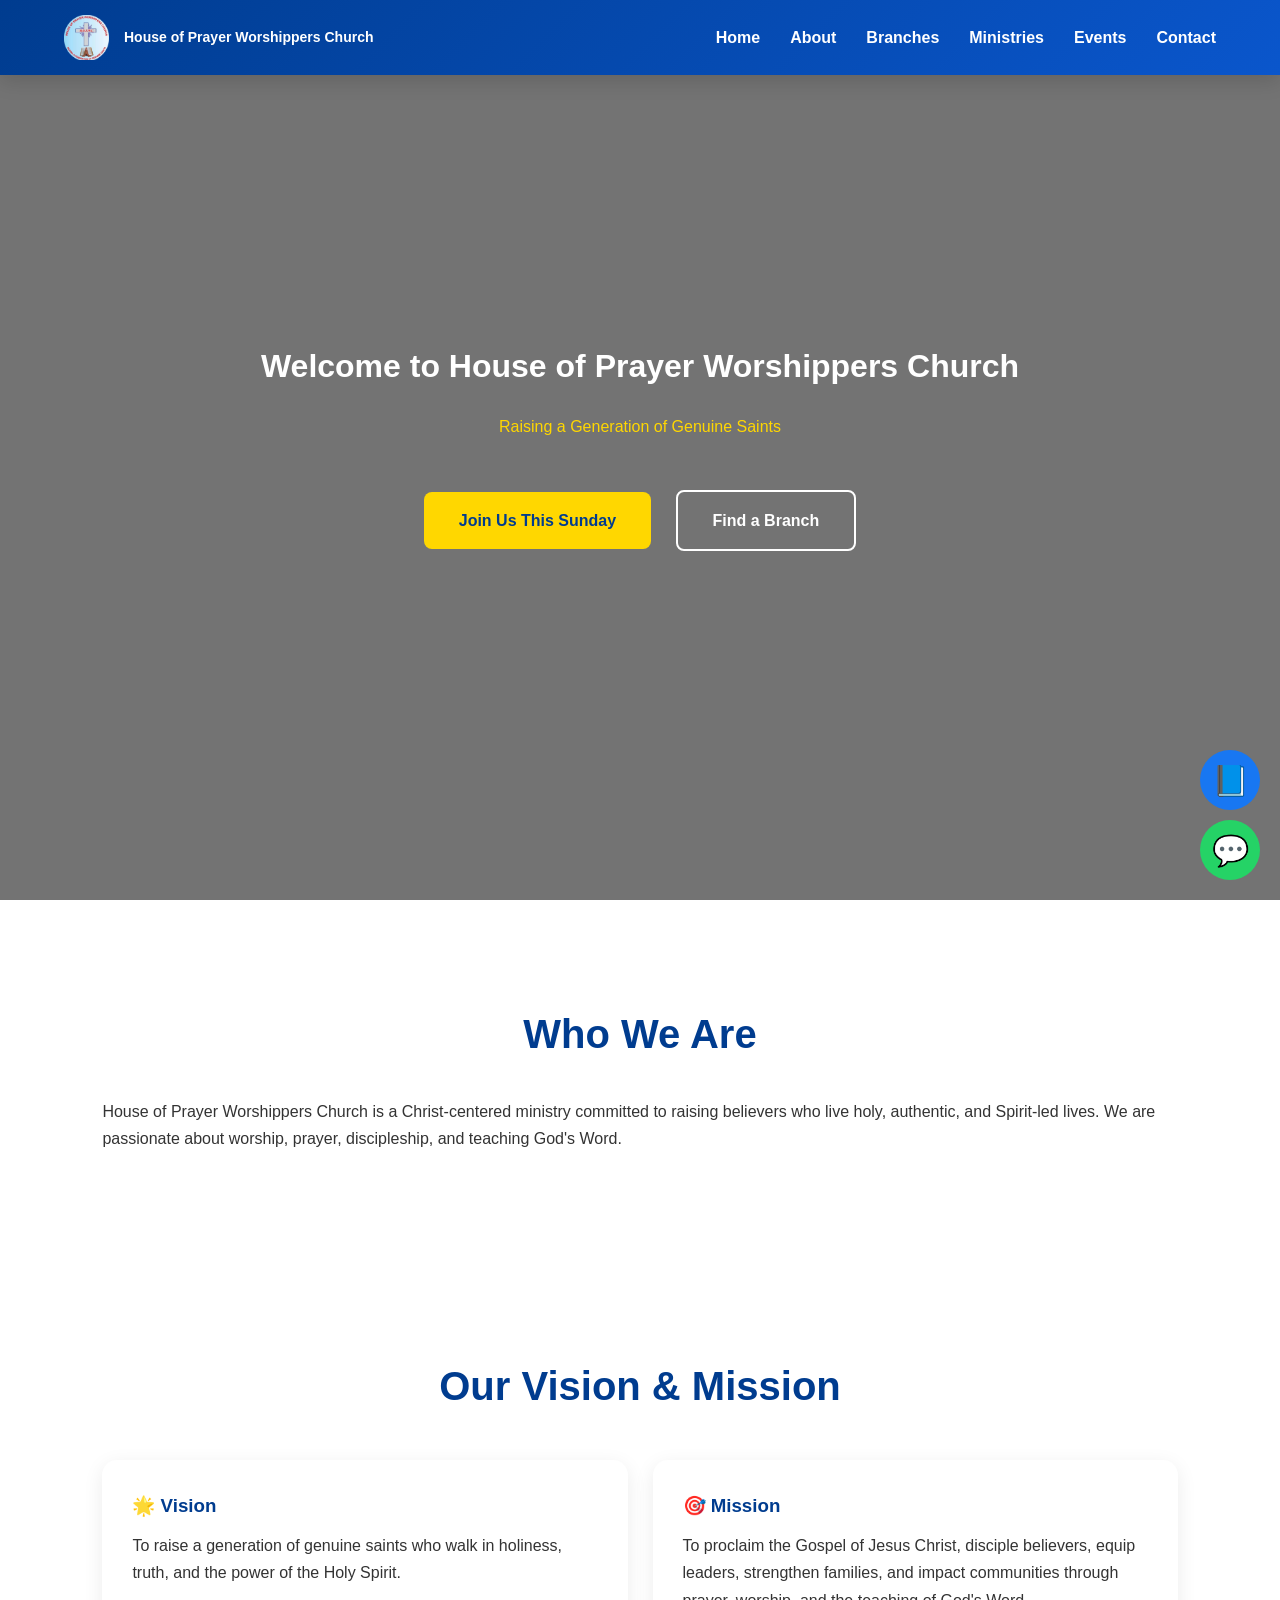
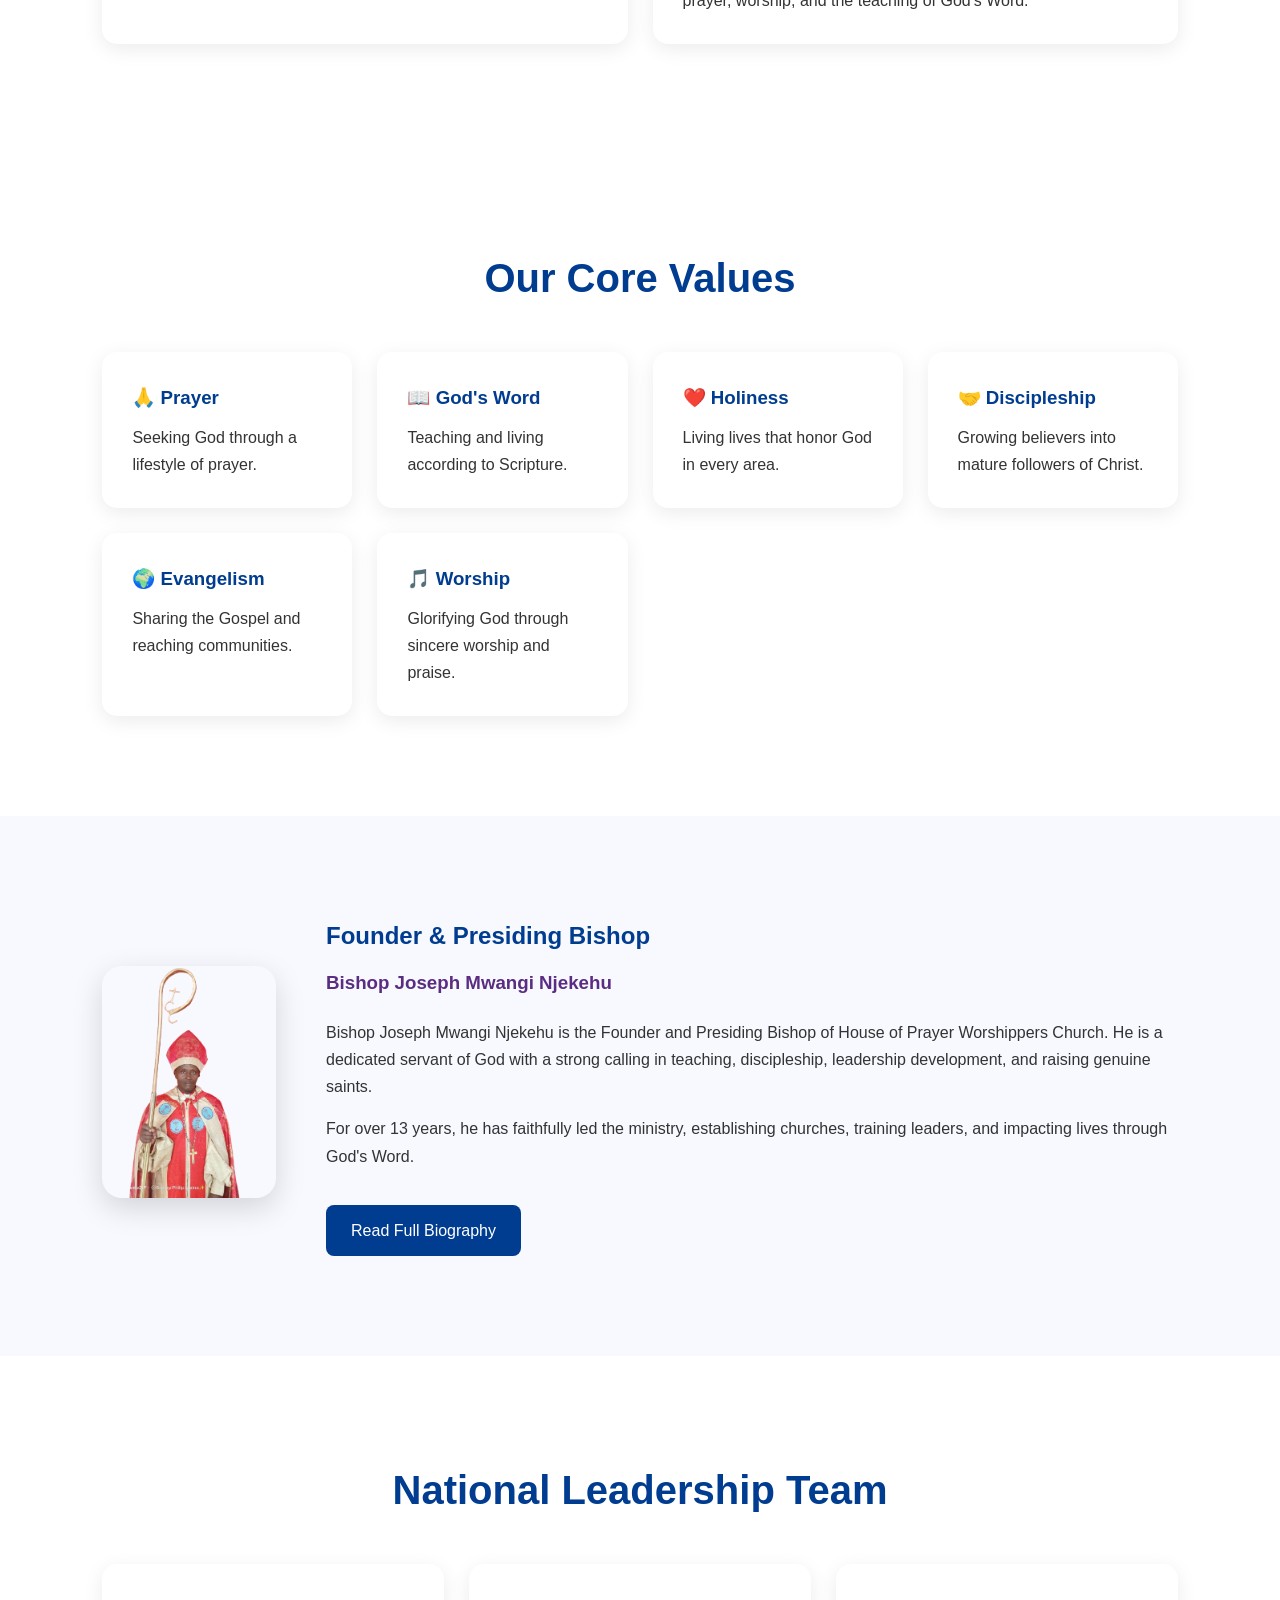
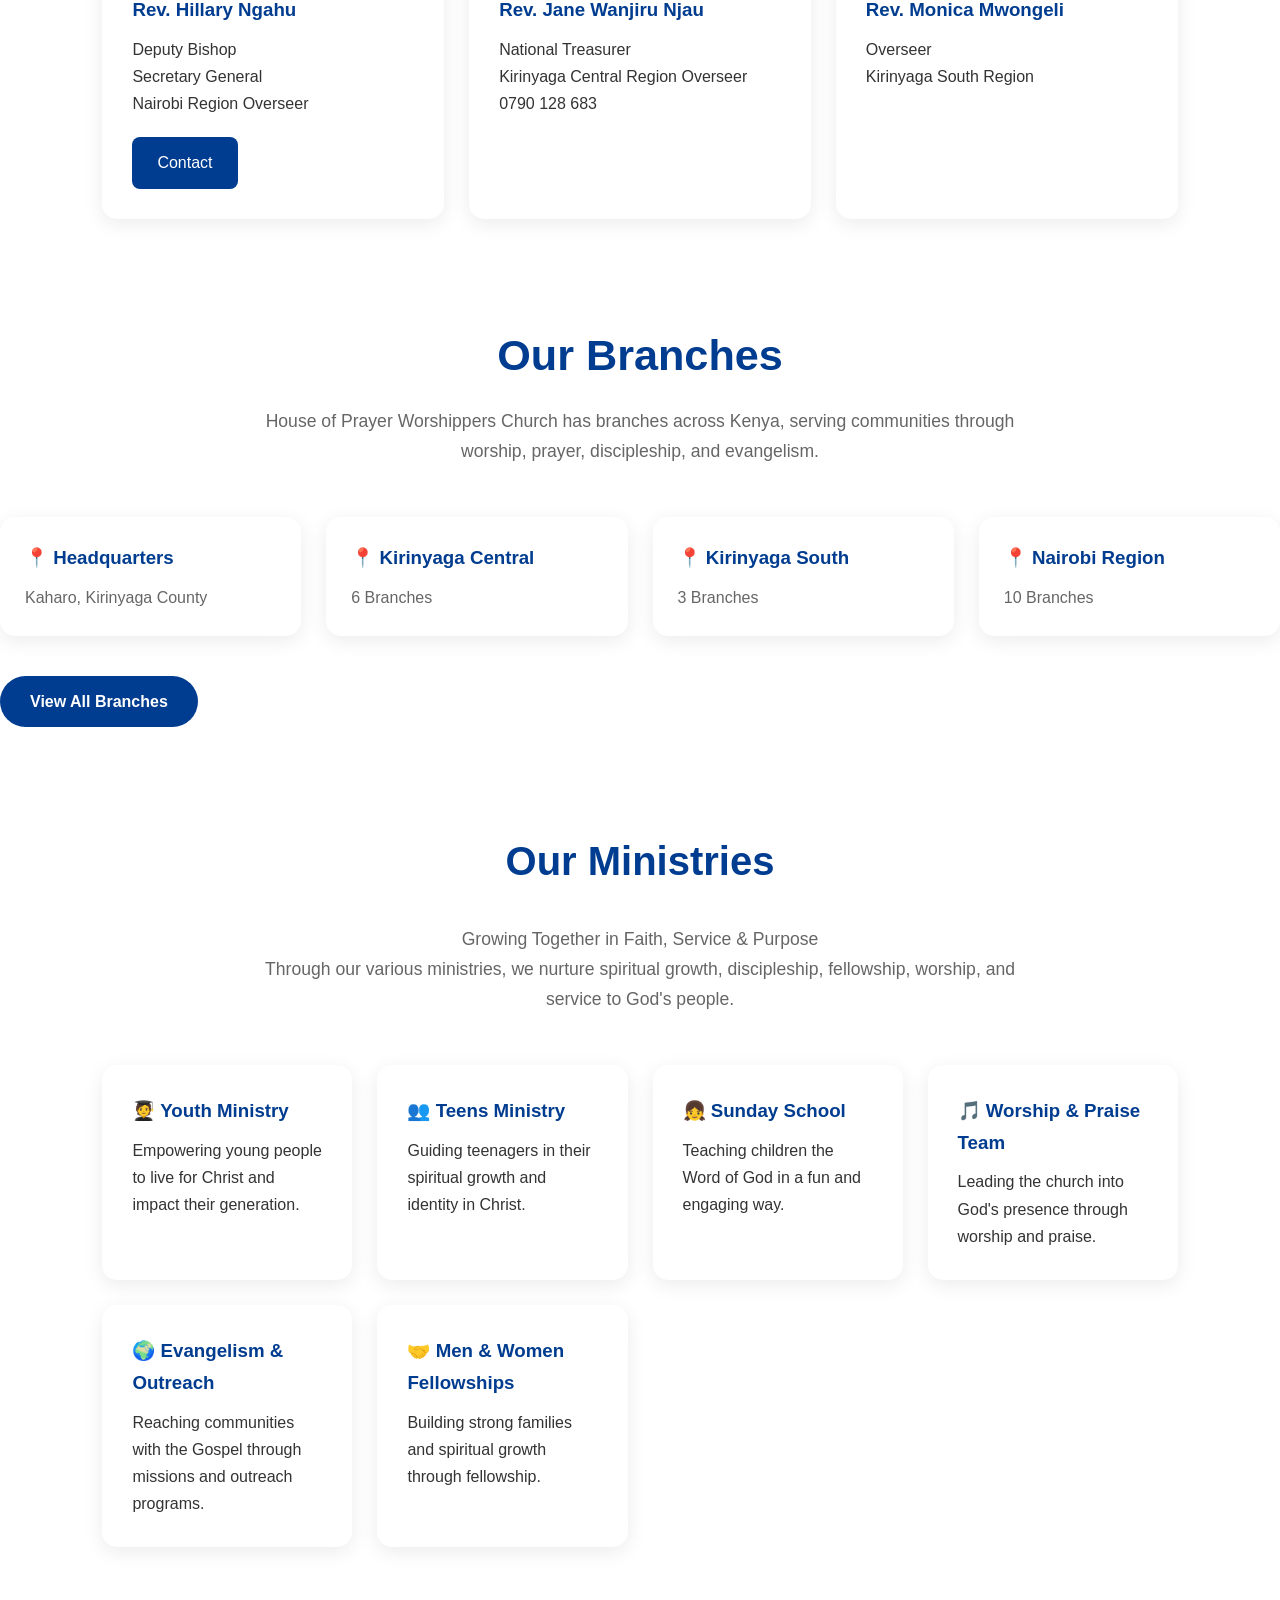
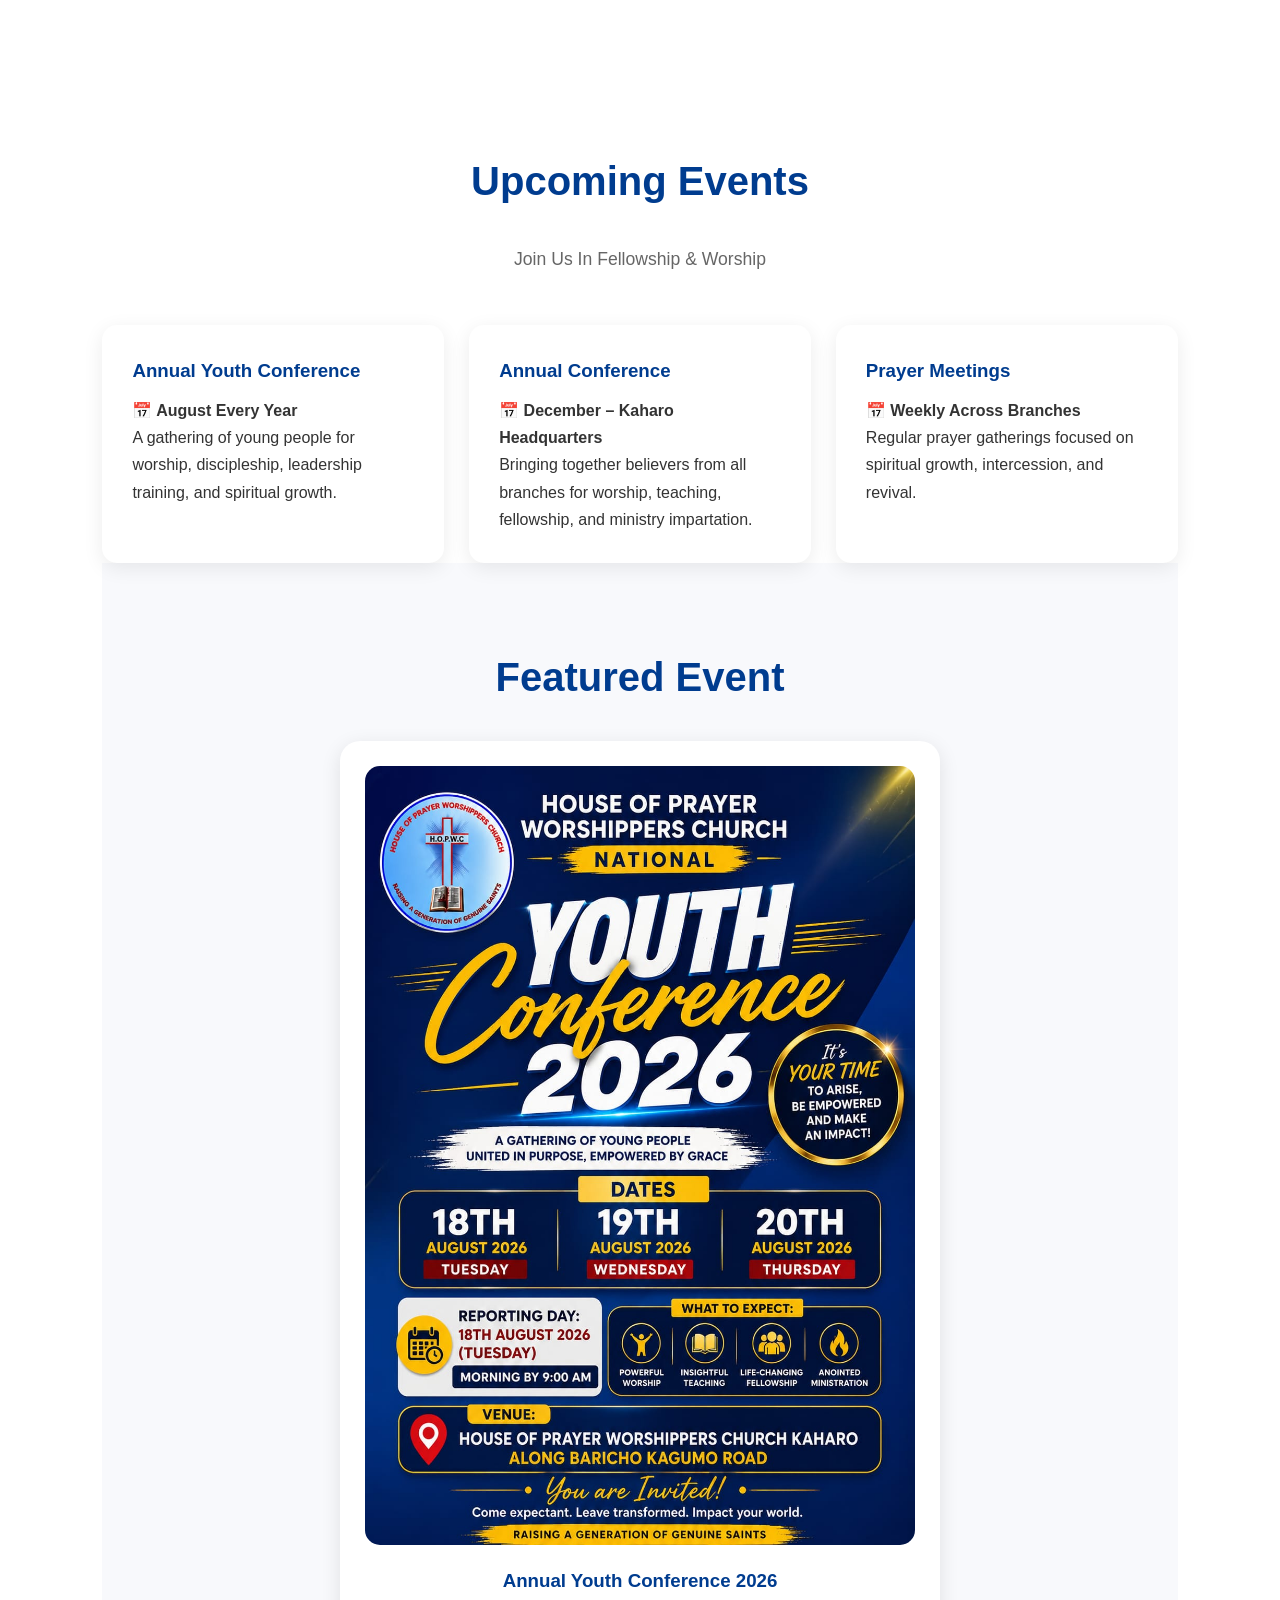
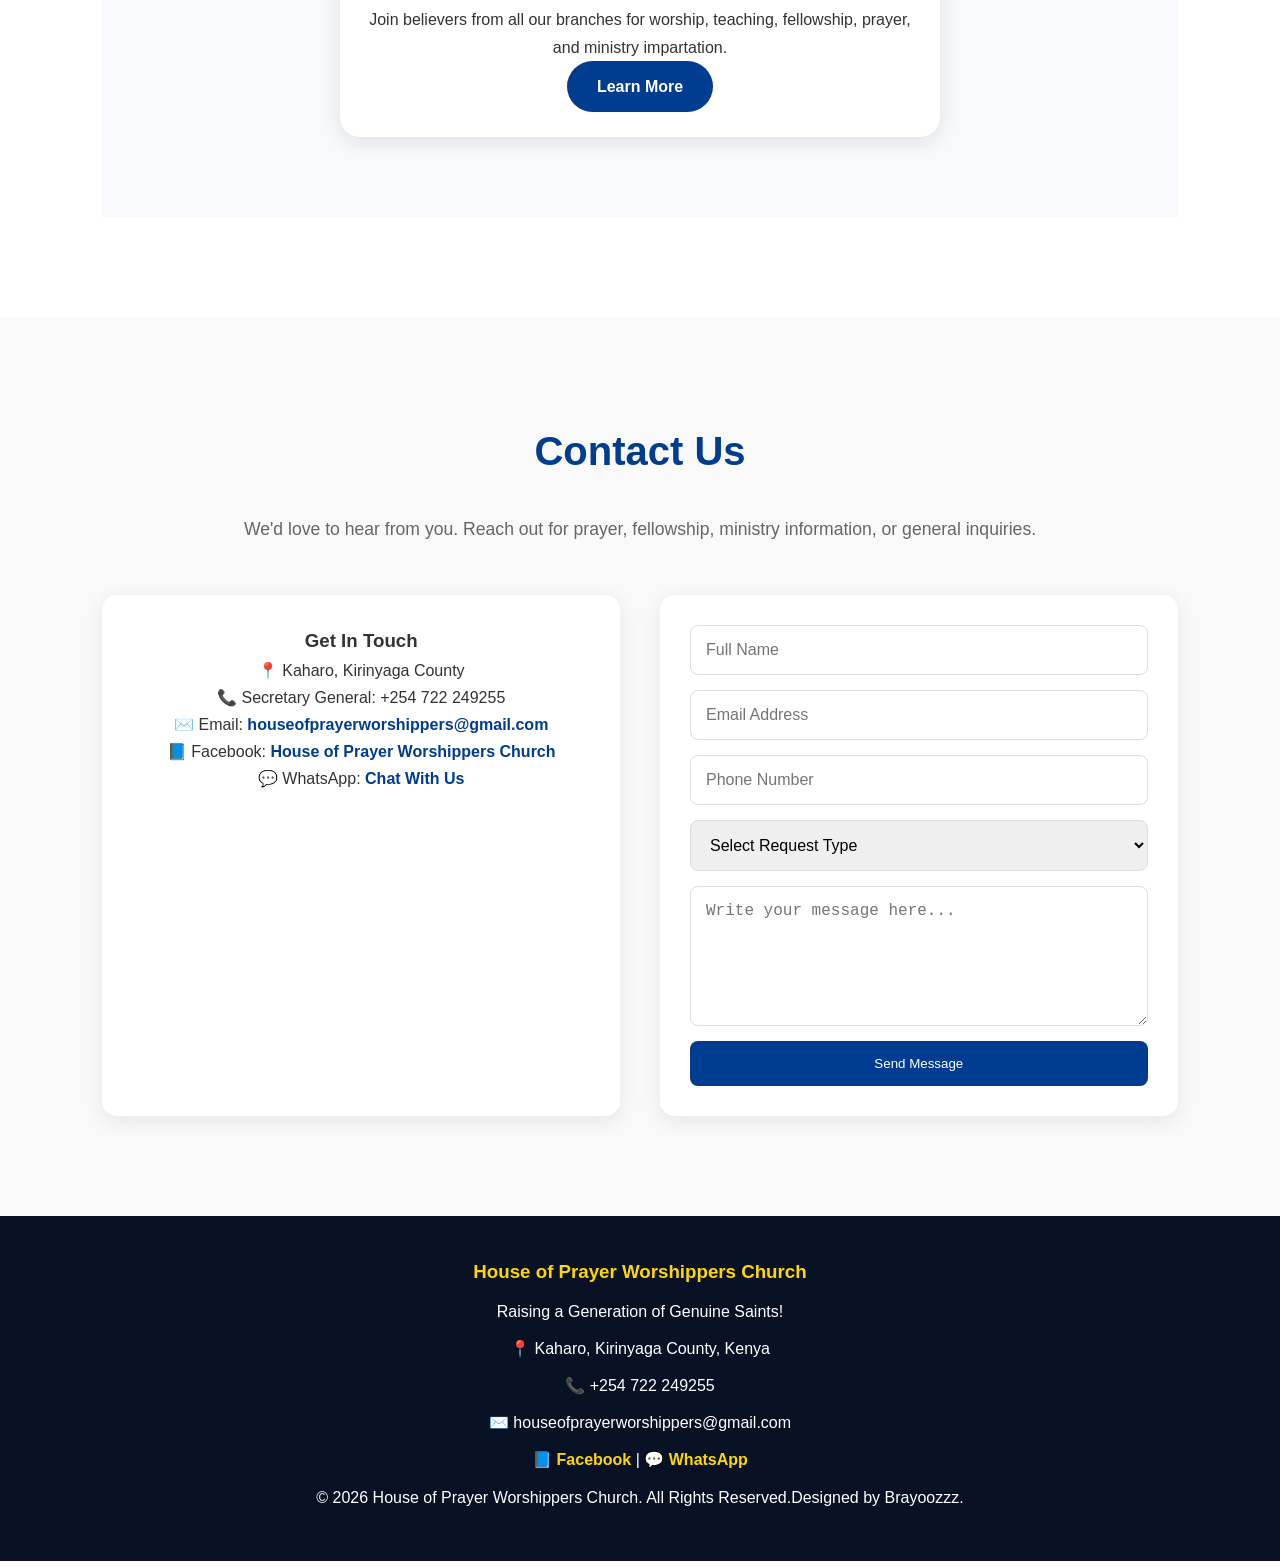
<file: index.html>
<!DOCTYPE html>
<html lang="en">
<head>
    <meta charset="UTF-8">
    <meta name="viewport" content="width=device-width, initial-scale=1.0">
    <title>House of Prayer Worshippers Church</title>

    <link rel="stylesheet" href="style.css">
</head>
<body>

    <!-- HEADER -->
    <header>

        <div class="logo-area">

            <img src="logo.png" alt="Church Logo" class="logo">

            <div class="logo-text">
                <h2>House of Prayer Worshippers Church</h2>
                <p>Raising a Generation of Genuine Saints!</p>
            </div>

        </div>

        <div class="menu-toggle" id="menu-toggle">
            ☰
        </div>

        <nav id="navbar">
            <ul>
                <li><a href="#home">Home</a></li>
                <li><a href="#about">About</a></li>
                <li><a href="#branches">Branches</a></li>
                <li><a href="#ministries">Ministries</a></li>
                <li><a href="#events">Events</a></li>
                <li><a href="#contact">Contact</a></li>
            </ul>
        </nav>

    </header>

    <!-- HERO -->
    <section id="home" class="hero">

        <div class="hero-content">

            <h1>Welcome to House of Prayer Worshippers Church</h1>

            <p>
                Raising a Generation of Genuine Saints
            </p>

            <div class="hero-buttons">

                <a href="#contact" class="btn-primary">
                    Join Us This Sunday
                </a>

                <a href="#branches" class="btn-secondary">
                    Find a Branch
                </a>

            </div>

        </div>

    </section>

    <!-- ABOUT -->
    <section id="about" class="section">

        <div class="container">

            <h2>Who We Are</h2>

            <p>
                House of Prayer Worshippers Church is a Christ-centered
                ministry committed to raising believers who live holy,
                authentic, and Spirit-led lives. We are passionate about
                worship, prayer, discipleship, and teaching God's Word.
            </p>

        </div>

    </section>
<section class="section">

    <div class="container">

        <h2>Our Vision & Mission</h2>

        <div class="cards">

            <div class="card">
                <h3>🌟 Vision</h3>
                <p>
                    To raise a generation of genuine saints who walk in holiness,
                    truth, and the power of the Holy Spirit.
                </p>
            </div>

            <div class="card">
                <h3>🎯 Mission</h3>
                <p>
                    To proclaim the Gospel of Jesus Christ, disciple believers,
                    equip leaders, strengthen families, and impact communities
                    through prayer, worship, and the teaching of God's Word.
                </p>
            </div>

        </div>

    </div>

</section>
<section class="section">

    <div class="container">

        <h2>Our Core Values</h2>

        <div class="cards">

            <div class="card">
                <h3>🙏 Prayer</h3>
                <p>Seeking God through a lifestyle of prayer.</p>
            </div>

            <div class="card">
                <h3>📖 God's Word</h3>
                <p>Teaching and living according to Scripture.</p>
            </div>

            <div class="card">
                <h3>❤️ Holiness</h3>
                <p>Living lives that honor God in every area.</p>
            </div>

            <div class="card">
                <h3>🤝 Discipleship</h3>
                <p>Growing believers into mature followers of Christ.</p>
            </div>

            <div class="card">
                <h3>🌍 Evangelism</h3>
                <p>Sharing the Gospel and reaching communities.</p>
            </div>

            <div class="card">
                <h3>🎵 Worship</h3>
                <p>Glorifying God through sincere worship and praise.</p>
            </div>

        </div>

    </div>

</section>

    <!-- FOUNDER -->
    <section class="founder-section">

    <div class="founder-container">

        <div class="founder-image">
            <img src="bishop-joseph.png" alt="Bishop Joseph Mwangi Njekehu">
        </div>

        <div class="founder-content">

            <h2>Founder & Presiding Bishop</h2>

            <h3>Bishop Joseph Mwangi Njekehu</h3>

            <p>
                Bishop Joseph Mwangi Njekehu is the Founder and Presiding
                Bishop of House of Prayer Worshippers Church. He is a dedicated
                servant of God with a strong calling in teaching, discipleship,
                leadership development, and raising genuine saints.
            </p>

            <p>
                For over 13 years, he has faithfully led the ministry,
                establishing churches, training leaders, and impacting lives
                through God's Word.
            </p>

            <a href="bishop-joseph.html" class="read-more">
                Read Full Biography
            </a>

        </div>

    </div>

</section>
<section class="section">

    <div class="container">

        <h2>National Leadership Team</h2>

        <div class="cards">

            <div class="card">
                <h3>Rev. Hillary Ngahu</h3>
                <p>
                    Deputy Bishop<br>
                    Secretary General<br>
                    Nairobi Region Overseer
                </p>

                <a href="https://wa.me/254722249255" class="read-more">
                    Contact
                </a>
            </div>

            <div class="card">
                <h3>Rev. Jane Wanjiru Njau</h3>
                <p>
                    National Treasurer<br>
                    Kirinyaga Central Region Overseer
                </p>

                <p>0790 128 683</p>
            </div>

            <div class="card">
                <h3>Rev. Monica Mwongeli</h3>
                <p>
                    Overseer<br>
                    Kirinyaga South Region
                </p>
            </div>

        </div>

    </div>

</section>

    <!-- BRANCHES -->
    <section id="branches">

    <h2 class="section-title">Our Branches</h2>

    <p class="section-subtitle">
        House of Prayer Worshippers Church has branches across Kenya,
        serving communities through worship, prayer, discipleship,
        and evangelism.
    </p>

    <div class="branch-summary">

        <div class="branch-box">
            <h3>📍 Headquarters</h3>
            <p>Kaharo, Kirinyaga County</p>
        </div>

        <div class="branch-box">
            <h3>📍 Kirinyaga Central</h3>
            <p>6 Branches</p>
        </div>

        <div class="branch-box">
            <h3>📍 Kirinyaga South</h3>
            <p>3 Branches</p>
        </div>

        <div class="branch-box">
            <h3>📍 Nairobi Region</h3>
            <p>10 Branches</p>
        </div>

    </div>

    <div class="btn-center">
    <a href="branches.html" class="btn">
        View All Branches
    </a>
</div>

</section>
   <section id="ministries" class="section">

    <div class="container">

        <h2 class="section-title">Our Ministries</h2>

        <p class="section-subtitle">
            Growing Together in Faith, Service & Purpose<br>
            Through our various ministries, we nurture spiritual growth,
            discipleship, fellowship, worship, and service to God's people.
        </p>

        <div class="cards">

            <div class="card">
                <h3>🧑‍🎓 Youth Ministry</h3>
                <p>
                    Empowering young people to live for Christ and impact
                    their generation.
                </p>
            </div>

            <div class="card">
                <h3>👥 Teens Ministry</h3>
                <p>
                    Guiding teenagers in their spiritual growth and identity
                    in Christ.
                </p>
            </div>

            <div class="card">
                <h3>👧 Sunday School</h3>
                <p>
                    Teaching children the Word of God in a fun and engaging way.
                </p>
            </div>

            <div class="card">
                <h3>🎵 Worship & Praise Team</h3>
                <p>
                    Leading the church into God's presence through worship
                    and praise.
                </p>
            </div>

            <div class="card">
                <h3>🌍 Evangelism & Outreach</h3>
                <p>
                    Reaching communities with the Gospel through missions
                    and outreach programs.
                </p>
            </div>

            <div class="card">
                <h3>🤝 Men & Women Fellowships</h3>
                <p>
                    Building strong families and spiritual growth through
                    fellowship.
                </p>
            </div>

        </div>

    </div>

</section>


    <!-- EVENTS -->
   <section id="events" class="section">

    <div class="container">

        <h2 class="section-title">Upcoming Events</h2>

        <p class="section-subtitle">
            Join Us In Fellowship & Worship
        </p>


        <div class="cards">

            <div class="card">

                <h3>Annual Youth Conference</h3>

                <p><strong>📅 August Every Year</strong></p>

                <p>
                    A gathering of young people for worship,
                    discipleship, leadership training,
                    and spiritual growth.
                </p>

            </div>

            <div class="card">

                <h3>Annual Conference</h3>

                <p><strong>📅 December – Kaharo Headquarters</strong></p>

                <p>
                    Bringing together believers from all branches
                    for worship, teaching, fellowship,
                    and ministry impartation.
                </p>

            </div>

            <div class="card">

                <h3>Prayer Meetings</h3>

                <p><strong>📅 Weekly Across Branches</strong></p>

                <p>
                    Regular prayer gatherings focused on spiritual growth,
                    intercession, and revival.
                </p>

            </div>

        </div>

    </div>
<section class="featured-event">

    <h2 class="section-title">Featured Event</h2>

    <div class="event-card">

        <img src="youth-conference-2026.jpeg"
             alt="Upcoming Event Poster"
             class="event-poster">

        <h3>Annual Youth Conference 2026</h3>

        <p>
            Join believers from all our branches for worship,
            teaching, fellowship, prayer, and ministry impartation.
        </p>

        <a href="#contact" class="btn">
            Learn More
        </a>

    </div>

</section>

</section>

   <!-- CONTACT SECTION -->

<section id="contact" class="section contact-section">

    <div class="container">

        <h2 class="section-title">Contact Us</h2>

        <p class="section-subtitle">
            We'd love to hear from you. Reach out for prayer, fellowship,
            ministry information, or general inquiries.
        </p>

        <div class="contact-grid">

           <div class="contact-info">

    <h3>Get In Touch</h3>

    <p>📍 Kaharo, Kirinyaga County</p>

    <p>📞 Secretary General: +254 722 249255</p>

    <p>
        ✉️ Email:
        <a href="mailto:houseofprayerworshippers@gmail.com">
            houseofprayerworshippers@gmail.com
        </a>
    </p>

    <p>
        📘 Facebook:
        <a href="https://www.facebook.com/profile.php?id=61585673488519"
           target="_blank">
            House of Prayer Worshippers Church
        </a>
    </p>

    <p>
        💬 WhatsApp:
        <a href="https://wa.me/254722249255"
           target="_blank">
            Chat With Us
        </a>
    </p>

</div>

            <div class="contact-form">

                <form action="https://formspree.io/f/xnjknpdn" method="POST">

                    <input type="text"
                           placeholder="Full Name"
                           required>

                    <input type="email"
                           placeholder="Email Address"
                           required>

                    <input type="tel"
                           placeholder="Phone Number">

                    <select required>

                        <option value="">
                            Select Request Type
                        </option>

                        <option>
                            Prayer Request
                        </option>

                        <option>
                            General Inquiry
                        </option>

                        <option>
                            Join a Branch
                        </option>

                        <option>
                            Ministry Information
                        </option>

                    </select>
<textarea
    name="message"
    rows="6"
    placeholder="Write your message here..."
    required></textarea>
                    <button type="submit">
                        Send Message
                    </button>

                </form>

            </div>

        </div>

    </div>

</section>

    <!-- FOOTER -->
    <footer>

    <h3>House of Prayer Worshippers Church</h3>

    <p>
        Raising a Generation of Genuine Saints!
    </p>

    <p>📍 Kaharo, Kirinyaga County, Kenya</p>

    <p>📞 +254 722 249255</p>

    <p>
        ✉️ houseofprayerworshippers@gmail.com
    </p>

    <p class="footer-social">

    <a href="https://www.facebook.com/profile.php?id=61585673488519"
       target="_blank">
       📘 Facebook
    </a>

    |

    <a href="https://wa.me/254722249255"
       target="_blank">
       💬 WhatsApp
    </a>

</p>

    <p>
        © 2026 House of Prayer Worshippers Church.
        All Rights Reserved.Designed by Brayoozzz.
    </p>

</footer>
    <script src="script.js"></script>
<a href="https://wa.me/254722249255"
   target="_blank"
   class="whatsapp">
   💬
</a>
    <a href="https://www.facebook.com/profile.php?id=61585673488519"
   target="_blank"
   class="facebook-float">
   📘
</a>
</body>
</html>
</file>
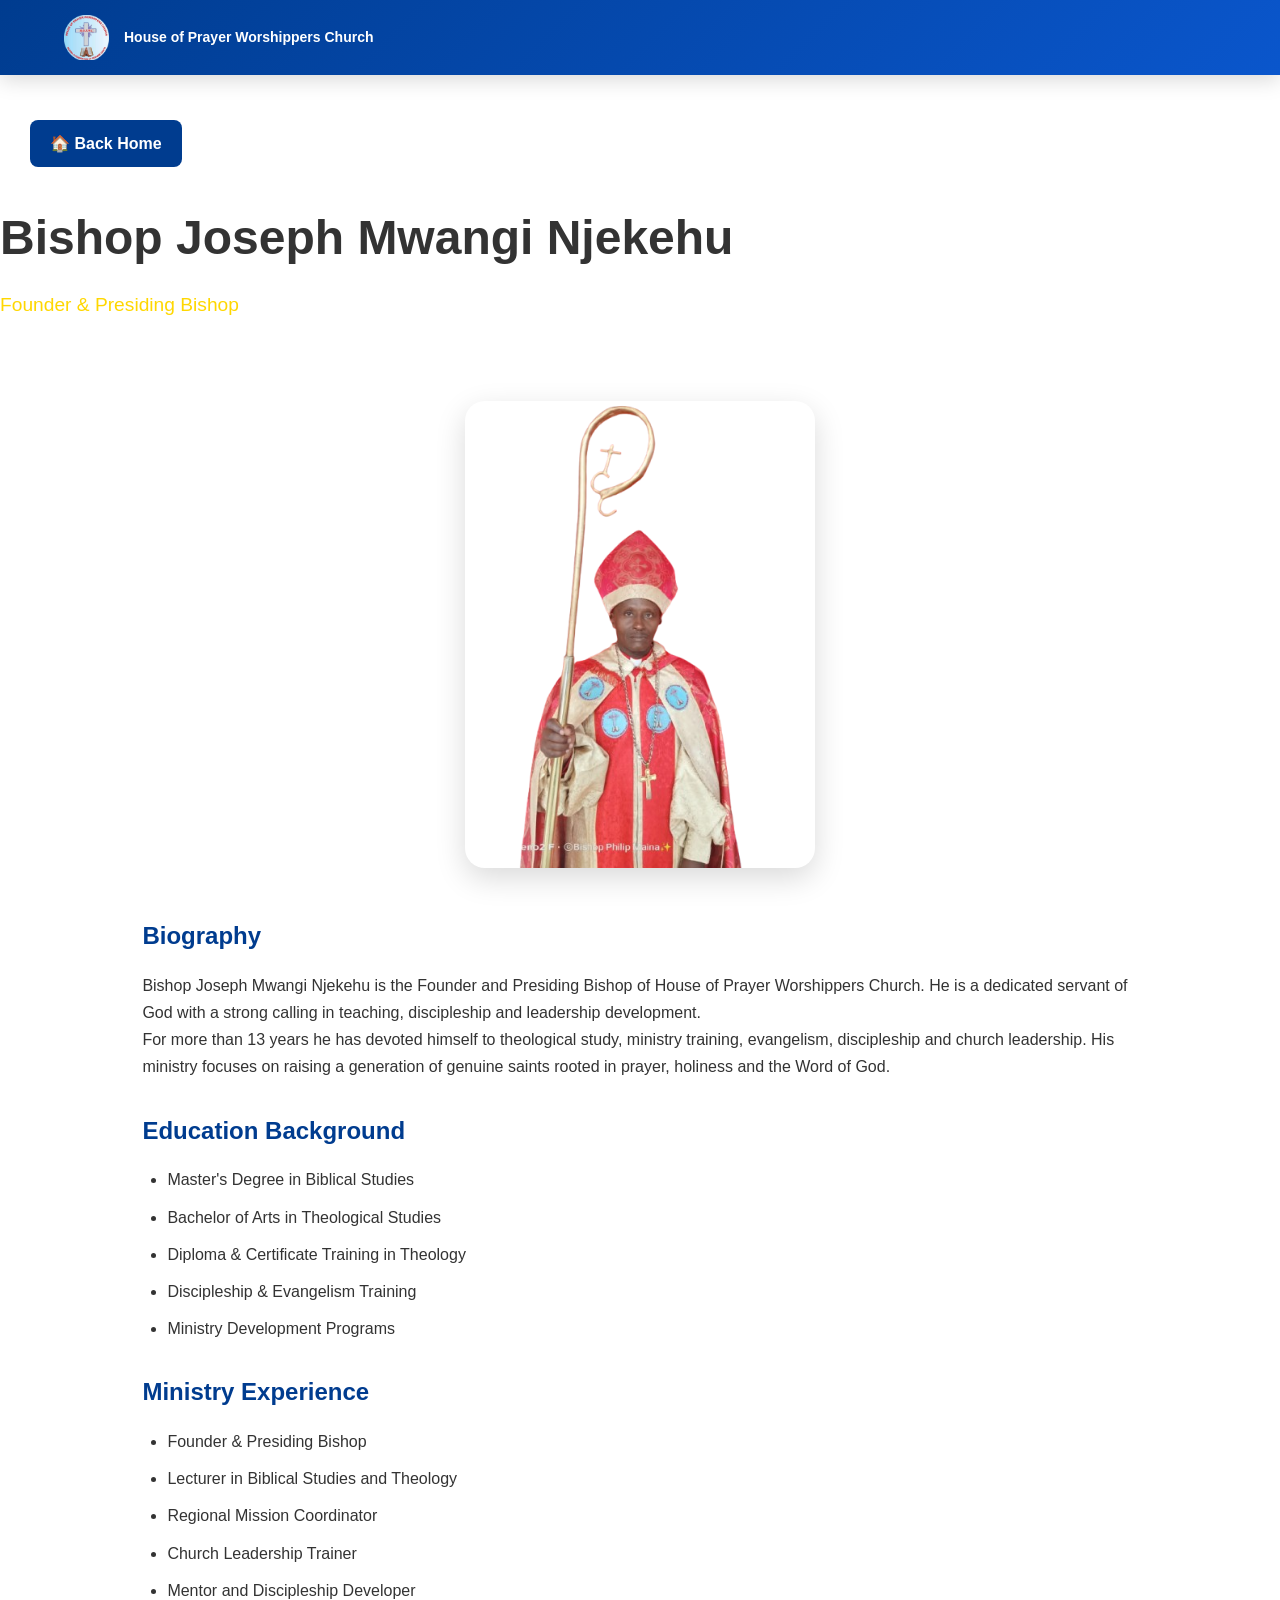
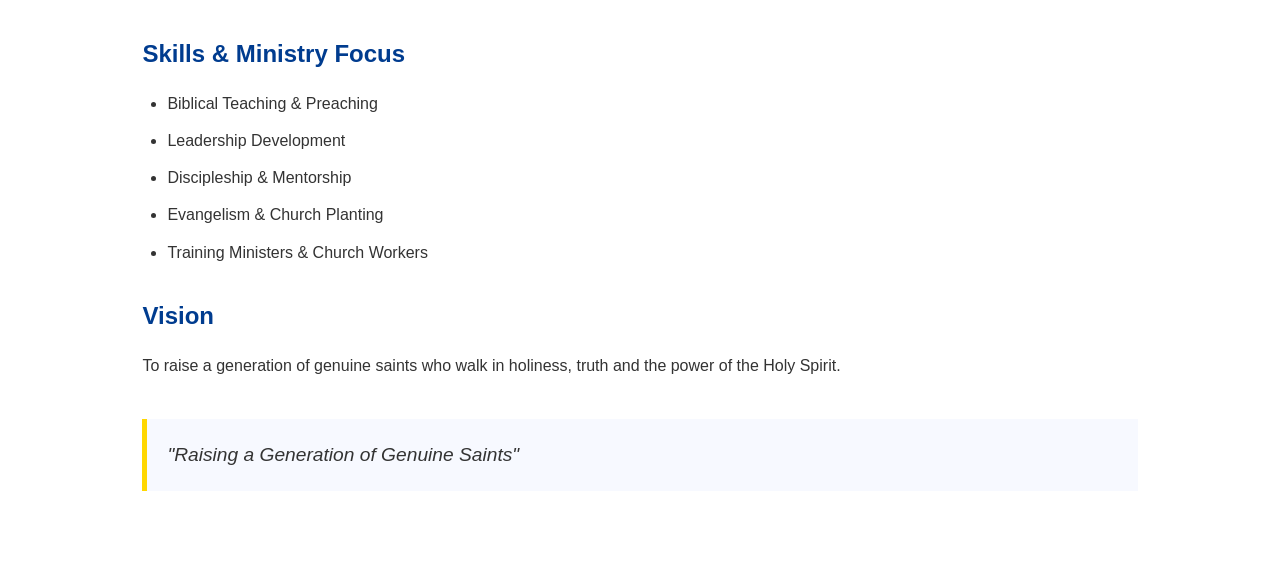
<file: bishop-joseph.html>
<!DOCTYPE html>
<html lang="en">
<head>
<a href="index.html" class="back-btn">
    🏠 Back Home
</a>
<meta charset="UTF-8">
<meta name="viewport" content="width=device-width, initial-scale=1.0">
<title>Bishop Joseph Mwangi Njekehu</title>
<link rel="stylesheet" href="style.css">
</head>
<body>

<header>
    <div class="logo-area">
        <img src="logo.png" class="logo">
        <div class="logo-text">
            <h2>House of Prayer Worshippers Church</h2>
            <p>Raising a Generation of Genuine Saints!</p>
        </div>
    </div>
</header>

<section class="page-header">
    <h1>Bishop Joseph Mwangi Njekehu</h1>
    <p>Founder & Presiding Bishop</p>
</section>

<section class="biography-page">

    <div class="bio-image">
        <img src="bishop-joseph.png" alt="Bishop Joseph Mwangi Njekehu">
    </div>

    <div class="bio-content">

        <h2>Biography</h2>

        <p>
            Bishop Joseph Mwangi Njekehu is the Founder and Presiding Bishop
            of House of Prayer Worshippers Church. He is a dedicated servant
            of God with a strong calling in teaching, discipleship and
            leadership development.
        </p>

        <p>
            For more than 13 years he has devoted himself to theological
            study, ministry training, evangelism, discipleship and church
            leadership. His ministry focuses on raising a generation of
            genuine saints rooted in prayer, holiness and the Word of God.
        </p>

        <h2>Education Background</h2>

        <ul>
            <li>Master's Degree in Biblical Studies</li>
            <li>Bachelor of Arts in Theological Studies</li>
            <li>Diploma & Certificate Training in Theology</li>
            <li>Discipleship & Evangelism Training</li>
            <li>Ministry Development Programs</li>
        </ul>

        <h2>Ministry Experience</h2>

        <ul>
            <li>Founder & Presiding Bishop</li>
            <li>Lecturer in Biblical Studies and Theology</li>
            <li>Regional Mission Coordinator</li>
            <li>Church Leadership Trainer</li>
            <li>Mentor and Discipleship Developer</li>
        </ul>

        <h2>Skills & Ministry Focus</h2>

        <ul>
            <li>Biblical Teaching & Preaching</li>
            <li>Leadership Development</li>
            <li>Discipleship & Mentorship</li>
            <li>Evangelism & Church Planting</li>
            <li>Training Ministers & Church Workers</li>
        </ul>

        <h2>Vision</h2>

        <p>
            To raise a generation of genuine saints who walk in holiness,
            truth and the power of the Holy Spirit.
        </p>

        <blockquote>
            "Raising a Generation of Genuine Saints"
        </blockquote>

    </div>

</section>

</body>

</html>
</file>
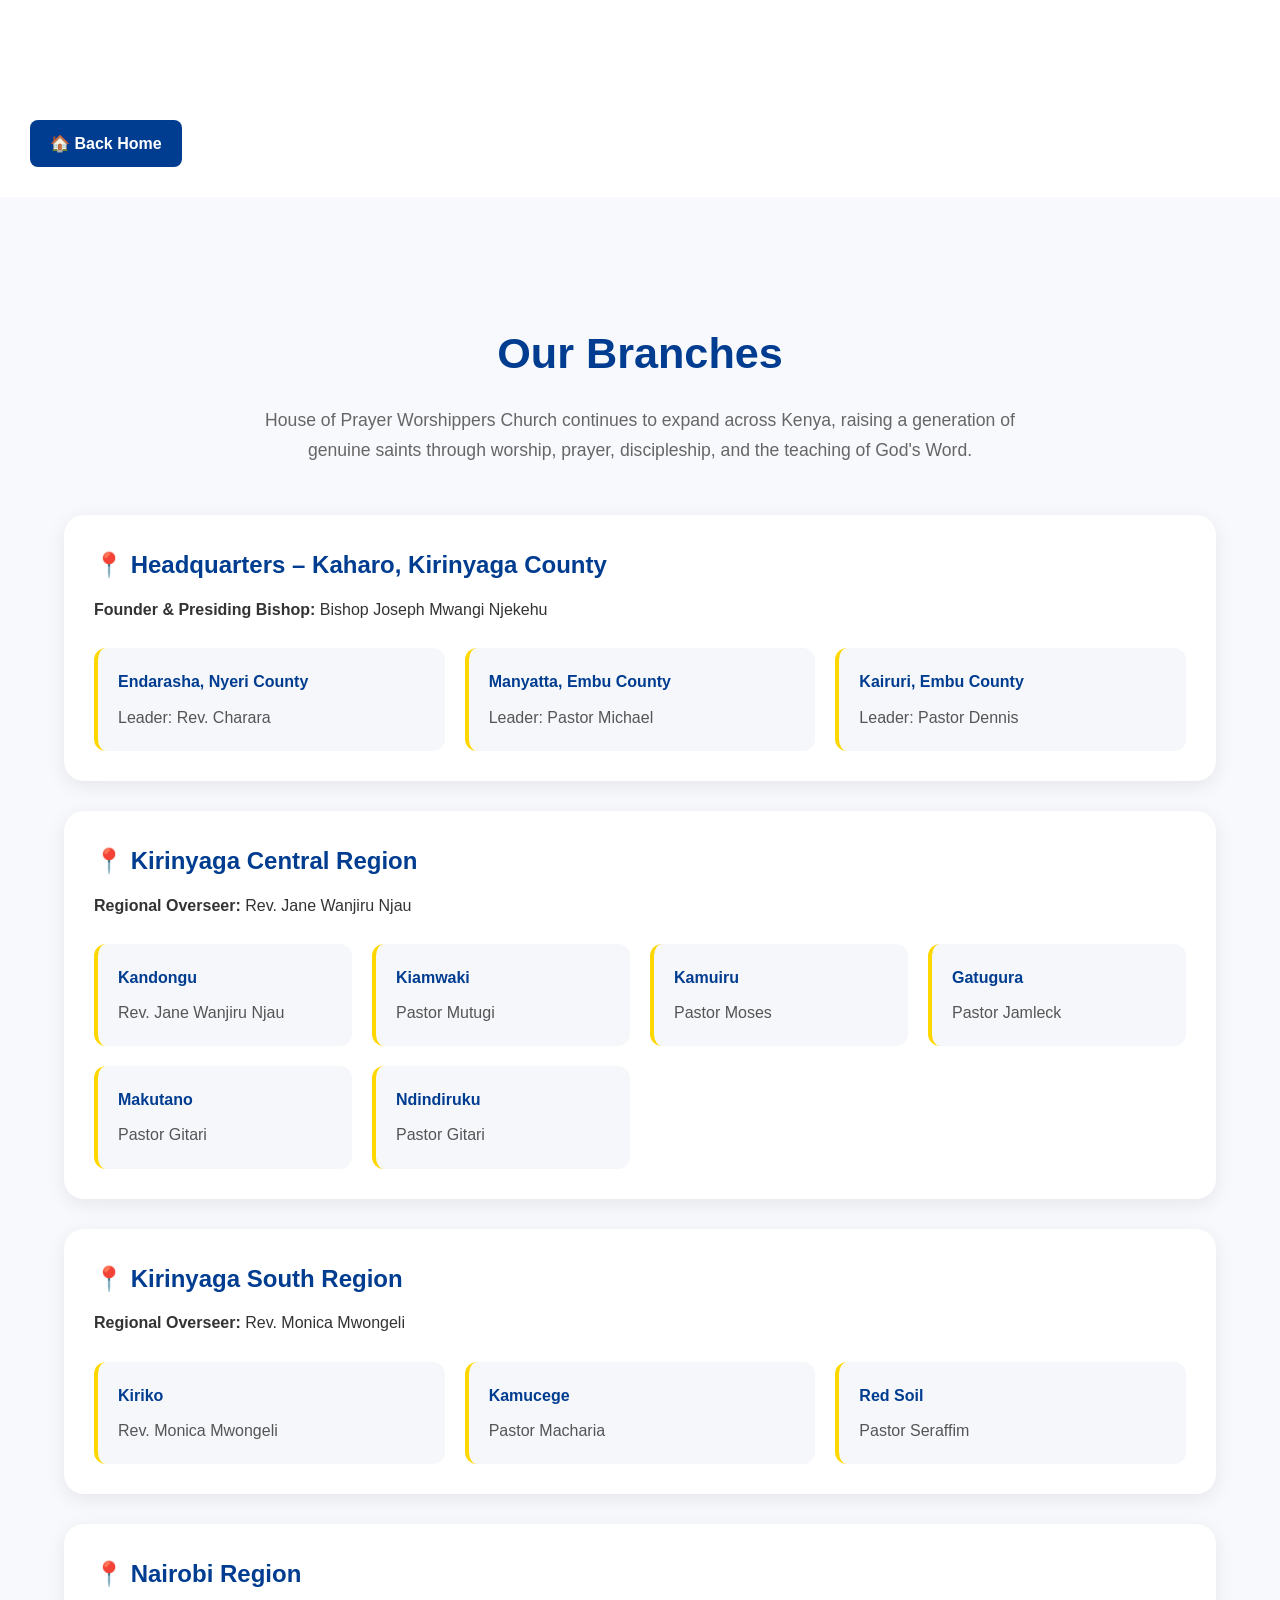
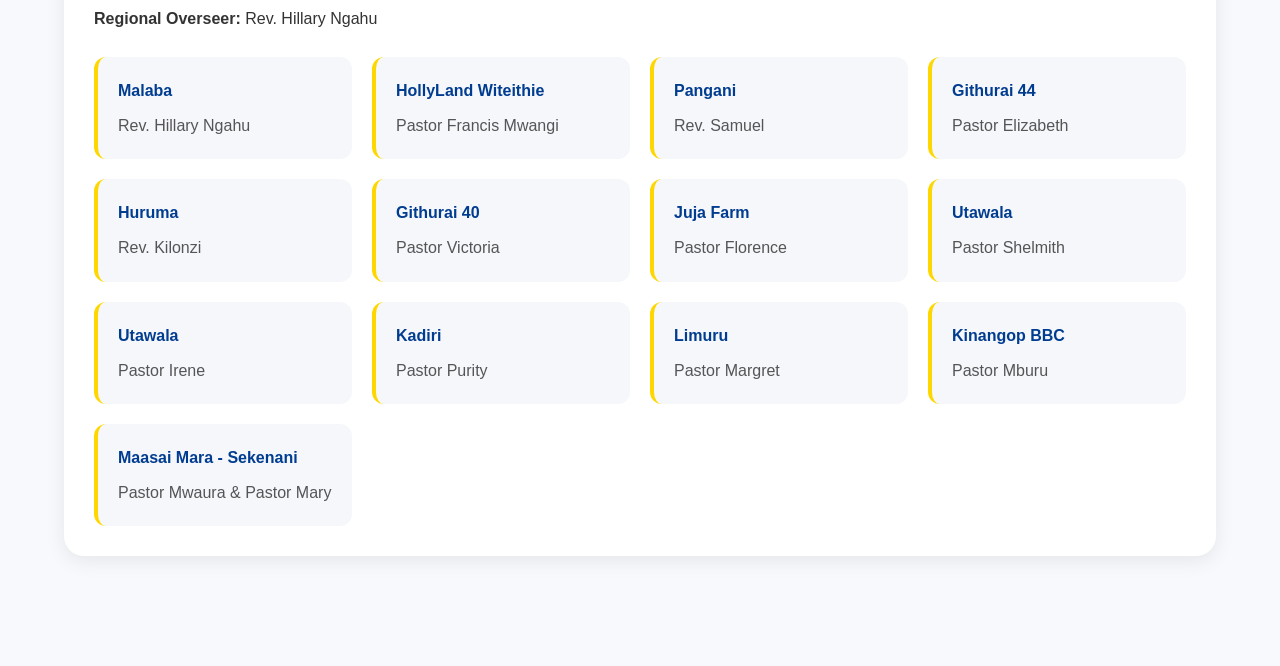
<file: branches.html>
<!DOCTYPE html>
<html lang="en">

<head>
    <meta charset="UTF-8">
    <meta name="viewport" content="width=device-width, initial-scale=1.0">
    <title>Our Branches</title>
    <link rel="stylesheet" href="style.css">
</head>

<body>

<a href="index.html" class="back-btn">
    🏠 Back Home
</a>

<section class="all-branches">

    <div class="container">

        <h1 class="section-title">Our Branches</h1>

        <p class="section-subtitle">
            House of Prayer Worshippers Church continues to expand across Kenya,
            raising a generation of genuine saints through worship, prayer,
            discipleship, and the teaching of God's Word.
        </p>
        <!-- HEADQUARTERS -->

        <div class="region-card">

            <h2>📍 Headquarters – Kaharo, Kirinyaga County</h2>

            <p>
                <strong>Founder & Presiding Bishop:</strong>
                Bishop Joseph Mwangi Njekehu
            </p>

            <div class="branch-list">

                <div class="branch-item">
                    <h4>Endarasha, Nyeri County</h4>
                    <p>Leader: Rev. Charara</p>
                </div>

                <div class="branch-item">
                    <h4>Manyatta, Embu County</h4>
                    <p>Leader: Pastor Michael</p>
                </div>

                <div class="branch-item">
                    <h4>Kairuri, Embu County</h4>
                    <p>Leader: Pastor Dennis</p>
                </div>

            </div>

        </div>

        <!-- KIRINYAGA CENTRAL -->

        <div class="region-card">

            <h2>📍 Kirinyaga Central Region</h2>

            <p>
                <strong>Regional Overseer:</strong>
                Rev. Jane Wanjiru Njau
            </p>

            <div class="branch-list">

                <div class="branch-item">
                    <h4>Kandongu</h4>
                    <p>Rev. Jane Wanjiru Njau</p>
                </div>

                <div class="branch-item">
                    <h4>Kiamwaki</h4>
                    <p>Pastor Mutugi</p>
                </div>

                <div class="branch-item">
                    <h4>Kamuiru</h4>
                    <p>Pastor Moses</p>
                </div>

                <div class="branch-item">
                    <h4>Gatugura</h4>
                    <p>Pastor Jamleck</p>
                </div>

                <div class="branch-item">
                    <h4>Makutano</h4>
                    <p>Pastor Gitari</p>
                </div>

                <div class="branch-item">
                    <h4>Ndindiruku</h4>
                    <p>Pastor Gitari</p>
                </div>

            </div>

        </div>

        <!-- KIRINYAGA SOUTH -->

        <div class="region-card">

            <h2>📍 Kirinyaga South Region</h2>

            <p>
                <strong>Regional Overseer:</strong>
                Rev. Monica Mwongeli
            </p>

            <div class="branch-list">

                <div class="branch-item">
                    <h4>Kiriko</h4>
                    <p>Rev. Monica Mwongeli</p>
                </div>

                <div class="branch-item">
                    <h4>Kamucege</h4>
                    <p>Pastor Macharia</p>
                </div>

                <div class="branch-item">
                    <h4>Red Soil</h4>
                    <p>Pastor Seraffim</p>
                </div>

            </div>

        </div>

        <!-- NAIROBI REGION -->

        <div class="region-card">

            <h2>📍 Nairobi Region</h2>

            <p>
                <strong>Regional Overseer:</strong>
                Rev. Hillary Ngahu
            </p>

            <div class="branch-list">

                <div class="branch-item">
                    <h4>Malaba</h4>
                    <p>Rev. Hillary Ngahu</p>
                </div>

                <div class="branch-item">
                    <h4>HollyLand Witeithie</h4>
                    <p>Pastor Francis Mwangi</p>
                </div>

                <div class="branch-item">
                    <h4>Pangani</h4>
                    <p>Rev. Samuel </p>
                </div>
                <div class="branch-item">
                    <h4>Githurai 44</h4>
                    <p>Pastor Elizabeth </p>
                </div>

                <div class="branch-item">
                    <h4>Huruma</h4>
                    <p>Rev. Kilonzi</p>
                </div>

                <div class="branch-item">
                    <h4>Githurai 40</h4>
                    <p>Pastor Victoria</p>
                </div>

                <div class="branch-item">
                    <h4>Juja Farm</h4>
                    <p>Pastor Florence</p>
                </div>

                <div class="branch-item">
                    <h4>Utawala</h4>
                    <p>Pastor Shelmith </p>
                </div>
                <div class="branch-item">
                    <h4>Utawala</h4>
                    <p>Pastor Irene </p>
                </div>

                <div class="branch-item">
                    <h4>Kadiri</h4>
                    <p>Pastor Purity</p>
                </div>
                <div class="branch-item">
                    <h4>Limuru</h4>
                    <p>Pastor Margret </p>
                </div>

                <div class="branch-item">
                    <h4>Kinangop BBC</h4>
                    <p>Pastor Mburu</p>
                </div>

                <div class="branch-item">
                    <h4>Maasai Mara - Sekenani</h4>
                    <p>Pastor Mwaura & Pastor Mary</p>
                </div>

            </div>

        </div>

    </div>

</section>
    </body>
</html>
</file>
<file: style.css>
/* RESET */

*{
    margin:0;
    padding:0;
    box-sizing:border-box;
}

html{
    scroll-behavior:smooth;
}

body{
    font-family:Arial, Helvetica, sans-serif;
    line-height:1.7;
    color:#333;
}

/* HEADER */

header{
    position:fixed;
    top:0;
    left:0;
    width:100%;
    z-index:1000;

    display:flex;
    justify-content:space-between;
    align-items:center;

    padding:15px 5%;

    background:linear-gradient(
        135deg,
        #003C8F,
        #0A56CC
    );

    box-shadow:0 5px 20px rgba(0,0,0,.15);
}

.logo-area{
    display:flex;
    align-items:center;
    gap:15px;
}

.logo{
    width:60px;
    height:60px;
    object-fit:contain;
}

.logo-text h2{
    color:white;
    font-size:1.3rem;
}

.logo-text p{
    color:#FFD700;
    font-size:.9rem;
}

nav ul{
    display:flex;
    list-style:none;
    gap:30px;
}

nav ul li a{
    color:white;
    text-decoration:none;
    font-weight:600;
    transition:.3s;
}

nav ul li a:hover{
    color:#FFD700;
}

/* HERO */

.hero{
    height:100vh;

    background:
    linear-gradient(
        rgba(0,0,0,.55),
        rgba(0,0,0,.55)
    ),
    url("https://images.unsplash.com/photo-1438232992991-995b7058bbb3?q=80&w=1600");

    background-size:cover;
    background-position:center;

    display:flex;
    justify-content:center;
    align-items:center;

    text-align:center;
    color:white;

    padding:20px;
}

.hero-content{
    max-width:900px;
}

.hero h1{
    font-size:4rem;
    margin-bottom:20px;
}

.hero p{
    font-size:1.4rem;
    color:#FFD700;
}

.hero-buttons{
    margin-top:40px;
}

.btn-primary,
.btn-secondary{
    display:inline-block;
    margin:10px;
    padding:15px 35px;
    border-radius:8px;
    text-decoration:none;
    font-weight:bold;
    transition:.3s;
}

.btn-primary{
    background:#FFD700;
    color:#003C8F;
}

.btn-primary:hover{
    transform:translateY(-3px);
}

.btn-secondary{
    border:2px solid white;
    color:white;
}

.btn-secondary:hover{
    background:white;
    color:#003C8F;
}

/* MOBILE HERO */

@media(max-width:768px){

    .hero{
        min-height:60vh;
        padding:100px 20px 60px;
    }

    .hero-content{
        margin-top:-20px;
    }

    .hero h1{
        font-size:2.2rem;
    }

    .hero p{
        font-size:1.1rem;
    }

    .btn-primary,
    .btn-secondary{
        padding:12px 25px;
        font-size:15px;
    }
}
/* SECTIONS */

.section{
    padding:100px 8%;
}

.container{
    max-width:1200px;
    margin:auto;
}

.section h2{
    text-align:center;
    color:#003C8F;
    margin-bottom:30px;
    font-size:2.5rem;
}

/* CARDS */

.cards{
    display:grid;
    grid-template-columns:repeat(auto-fit,minmax(250px,1fr));
    gap:25px;
    margin-top:40px;
}

.card{
    background:white;
    padding:30px;
    border-radius:15px;

    box-shadow:0 5px 20px rgba(0,0,0,.08);

    transition:.3s;
}

.card:hover{
    transform:translateY(-8px);
}

.card h3{
    color:#003C8F;
    margin-bottom:10px;
}

/* FOUNDER */

.founder{
    background:#f5f8ff;
    text-align:center;
}

.read-more{
    display:inline-block;
    margin-top:20px;
    padding:12px 25px;

    background:#003C8F;
    color:white;

    text-decoration:none;
    border-radius:8px;
}

.read-more:hover{
    background:#5A2D82;
}

/* CONTACT */

#contact{
    background:#f9f9f9;
    text-align:center;
}

#contact a{
    color:#003C8F;
    font-weight:bold;
    text-decoration:none;
}

/* FOOTER */

footer{
    background:#081224;
    color:white;
    text-align:center;
    padding:40px 20px;
}

footer h3{
    color:#FFD700;
    margin-bottom:10px;
}

footer p{
    margin:10px 0;
}

/* FLOATING WHATSAPP */

.whatsapp{
    position:fixed;
    right:20px;
    bottom:20px;

    background:#25D366;
    color:white;

    width:60px;
    height:60px;

    border-radius:50%;

    display:flex;
    align-items:center;
    justify-content:center;

    text-decoration:none;
    font-size:30px;

    z-index:999;
}

/* MOBILE MENU */

.menu-toggle{
    display:none;
}

@media(max-width:900px){

    .menu-toggle{
        display:block;
        color:white;
        font-size:35px;
        cursor:pointer;
    }

    nav{
        display:none;

        position:absolute;
        top:70px;
        right:15px;

        width:220px;

        background:white;

        border-radius:12px;

        box-shadow:0 5px 20px rgba(0,0,0,.2);

        z-index:1000;
    }

    nav.active{
        display:block;
    }

    nav ul{
        flex-direction:column;
        padding:10px;
    }

    nav ul li{
        margin:10px 0;
        text-align:left;
    }

    nav ul li a{
        color:#003C8F;
        display:block;
        padding:10px;
    }
}
    .hero h1{
        font-size:2rem;
    }

    .hero p{
        font-size:1rem;
    }

    .logo-text h2{
        font-size:14px;
    }

    .logo-text p{
        display:none;
    }

    .logo{
        width:45px;
        height:45px;
    }

}
/* =========================
   BRANCHES PAGE
========================= */

.page-header{
    background:linear-gradient(
        135deg,
        #003C8F,
        #0A56CC
    );

    color:white;
    text-align:center;
    padding:140px 20px 80px;
}

.page-header h1{
    font-size:3rem;
    margin-bottom:10px;
}

.page-header p{
    color:#FFD700;
    font-size:1.2rem;
}

.branches-page{
    max-width:1200px;
    margin:auto;
    padding:80px 8%;

    display:grid;
    grid-template-columns:
    repeat(auto-fit,minmax(320px,1fr));

    gap:30px;
}

.branch-region{
    background:white;

    padding:30px;

    border-radius:15px;

    box-shadow:
    0 5px 20px rgba(0,0,0,.08);

    transition:.3s;
}

.branch-region:hover{
    transform:translateY(-8px);
}

.branch-region h2{
    color:#003C8F;
    margin-bottom:20px;
    border-bottom:3px solid #FFD700;
    padding-bottom:10px;
}

.branch-region ul{
    list-style:none;
}

.branch-region ul li{
    padding:10px 0;
    border-bottom:1px solid #eee;
}

.branch-region ul li:last-child{
    border-bottom:none;
}

.branch-region p{
    font-size:1.1rem;
    color:#555;
}

/* MOBILE */

@media(max-width:768px){

    .page-header h1{
        font-size:2rem;
    }

    .page-header p{
        font-size:1rem;
    }

    .branches-page{
        grid-template-columns:1fr;
    }

}
.headquarters{
    background:linear-gradient(
        135deg,
        #003C8F,
        #0A56CC
    );

    color:white;
}

.headquarters h2{
    color:#FFD700;
    border-bottom:2px solid #FFD700;
}

.headquarters p{
    color:white;
}
.headquarters-card{
    background:linear-gradient(
        135deg,
        #003C8F,
        #0A56CC
    );

    color:white;
}

.headquarters-card h3{
    color:#FFD700;
}

.headquarters-card p{
    color:white;
}
/* FOUNDER SECTION */

.founder-section{
    padding:100px 8%;
    background:#f7f9ff;
}

.founder-container{
    max-width:1200px;
    margin:auto;

    display:flex;
    align-items:center;
    gap:50px;
}

.founder-image img{
    width:350px;
    max-width:100%;
    border-radius:20px;

    box-shadow:
    0 10px 30px rgba(0,0,0,.15);
}

.founder-content h2{
    color:#003C8F;
    margin-bottom:10px;
}

.founder-content h3{
    color:#5A2D82;
    margin-bottom:20px;
}

.founder-content p{
    margin-bottom:15px;
}

@media(max-width:900px){

    .founder-container{
        flex-direction:column;
        text-align:center;
    }

    .founder-image img{
        width:280px;
    }

}
/* BIOGRAPHY PAGE */

.biography-page{
    max-width:1200px;
    margin:auto;
    padding:80px 8%;
}

.bio-image{
    text-align:center;
    margin-bottom:40px;
}

.bio-image img{
    width:350px;
    max-width:100%;
    border-radius:20px;
    box-shadow:0 10px 30px rgba(0,0,0,.15);
}

.bio-content h2{
    color:#003C8F;
    margin-top:30px;
    margin-bottom:15px;
}

.bio-content ul{
    margin-left:25px;
}

.bio-content li{
    margin-bottom:10px;
}

blockquote{
    margin-top:40px;
    padding:20px;
    background:#f7f9ff;
    border-left:5px solid #FFD700;
    font-size:1.2rem;
    font-style:italic;
}
.section-title{
    text-align:center;
    color:#003C8F;
    font-size:2.7rem;
    margin-bottom:15px;
}

.section-subtitle{
    text-align:center;
    color:#666;
    max-width:800px;
    margin:0 auto 50px;
    font-size:1.1rem;
}
.contact-section{
    background:#f8f9fc;
}

.contact-grid{
    display:grid;
    grid-template-columns:1fr 1fr;
    gap:40px;
    margin-top:40px;
}

.contact-info,
.contact-form{
    background:white;
    padding:30px;
    border-radius:15px;
    box-shadow:0 5px 20px rgba(0,0,0,.08);
}

.contact-form form{
    display:flex;
    flex-direction:column;
    gap:15px;
}

.contact-form input,
.contact-form select,
.contact-form textarea{
    padding:15px;
    border:1px solid #ddd;
    border-radius:8px;
    font-size:1rem;
}

.contact-form button{
    background:#003C8F;
    color:white;
    border:none;
    padding:15px;
    border-radius:8px;
    cursor:pointer;
}

.contact-form button:hover{
    background:#0A56CC;
}

@media(max-width:900px){

    .contact-grid{
        grid-template-columns:1fr;
    }

}
.back-btn{
    display:inline-block;
    margin:120px 0 20px 30px;
    padding:10px 20px;

    background:#003C8F;
    color:white;

    text-decoration:none;
    border-radius:8px;

    font-weight:bold;
    transition:.3s;
}

.back-btn:hover{
    background:#FFD700;
    color:#003C8F;
}

/* FEATURED EVENT */

.featured-event{
    padding:80px 20px;
    text-align:center;
    background:#f8f9fc;
}

.event-card{
    max-width:600px;
    margin:auto;

    background:white;
    padding:25px;

    border-radius:20px;

    box-shadow:0 5px 20px rgba(0,0,0,.1);
}

.event-poster{
    width:100%;
    height:auto;

    border-radius:15px;

    display:block;
    margin-bottom:20px;
}

.event-card h3{
    color:#003C8F;
    margin-bottom:10px;
}

.event-date{
    color:#5A2D82;
    font-weight:bold;
    margin-bottom:15px;
}

@media(max-width:768px){

    .featured-event{
        padding:60px 15px;
    }

    .event-card{
        padding:15px;
    }

}
.footer-social a{
    color:#FFD700;
    text-decoration:none;
    font-weight:bold;
}

.footer-social a:hover{
    color:white;
}
body{
    margin:0;
    padding:0;
}

footer{
    margin-bottom:0;
}
html{
    overflow-x:hidden;
}
/* Floating WhatsApp */
.whatsapp{
    position:fixed;
    bottom:20px;
    right:20px;

    width:60px;
    height:60px;

    background:#25D366;
    color:white;

    border-radius:50%;

    display:flex;
    justify-content:center;
    align-items:center;

    font-size:30px;
    text-decoration:none;

    z-index:9999;
}

/* Floating Facebook */
.facebook-float{
    position:fixed;
    bottom:90px; /* sits above WhatsApp */
    right:20px;

    width:60px;
    height:60px;

    background:#1877F2;
    color:white;

    border-radius:50%;

    display:flex;
    justify-content:center;
    align-items:center;

    font-size:30px;
    text-decoration:none;

    z-index:9999;
}
/* BRANCHES SECTION */

.branches{
    padding:80px 5%;
    text-align:center;
    background:#f8f9fc;
}

.branch-summary{
    display:grid;
    grid-template-columns:repeat(auto-fit,minmax(220px,1fr));
    gap:25px;
    margin:40px 0;
}

.branch-box{
    background:white;
    padding:25px;
    border-radius:15px;
    box-shadow:0 5px 20px rgba(0,0,0,.08);
    transition:.3s;
}

.branch-box:hover{
    transform:translateY(-5px);
}

.branch-box h3{
    color:#003C8F;
    margin-bottom:10px;
}

.branch-box p{
    color:#666;
    font-size:1rem;
}

.btn{
    display:inline-block;
    background:#003C8F;
    color:white;
    padding:12px 30px;
    border-radius:30px;
    text-decoration:none;
    font-weight:bold;
    transition:.3s;
}

.btn:hover{
    background:#FFD700;
    color:#003C8F;
}
.all-branches{
    padding:120px 5% 80px;
    background:#f8f9fc;
}

.region-card{
    background:white;
    padding:30px;
    margin-bottom:30px;
    border-radius:20px;
    box-shadow:0 5px 20px rgba(0,0,0,.08);
}

.region-card h2{
    color:#003C8F;
    margin-bottom:10px;
}

.branch-list{
    display:grid;
    grid-template-columns:repeat(auto-fit,minmax(250px,1fr));
    gap:20px;
    margin-top:25px;
}

.branch-item{
    background:#f5f7fb;
    padding:20px;
    border-radius:12px;
    border-left:4px solid #FFD700;
}

.branch-item h4{
    color:#003C8F;
    margin-bottom:8px;
}

.branch-item p{
    color:#555;
}

.back-btn{
    display:inline-block;
    margin-bottom:30px;
    background:#003C8F;
    color:white;
    padding:10px 20px;
    border-radius:8px;
    text-decoration:none;
    font-weight:bold;
}

.back-btn:hover{
    background:#FFD700;
    color:#003C8F;
}
.branches a.btn{
    display:inline-block;
    margin:30px auto 0;
}
</file>
